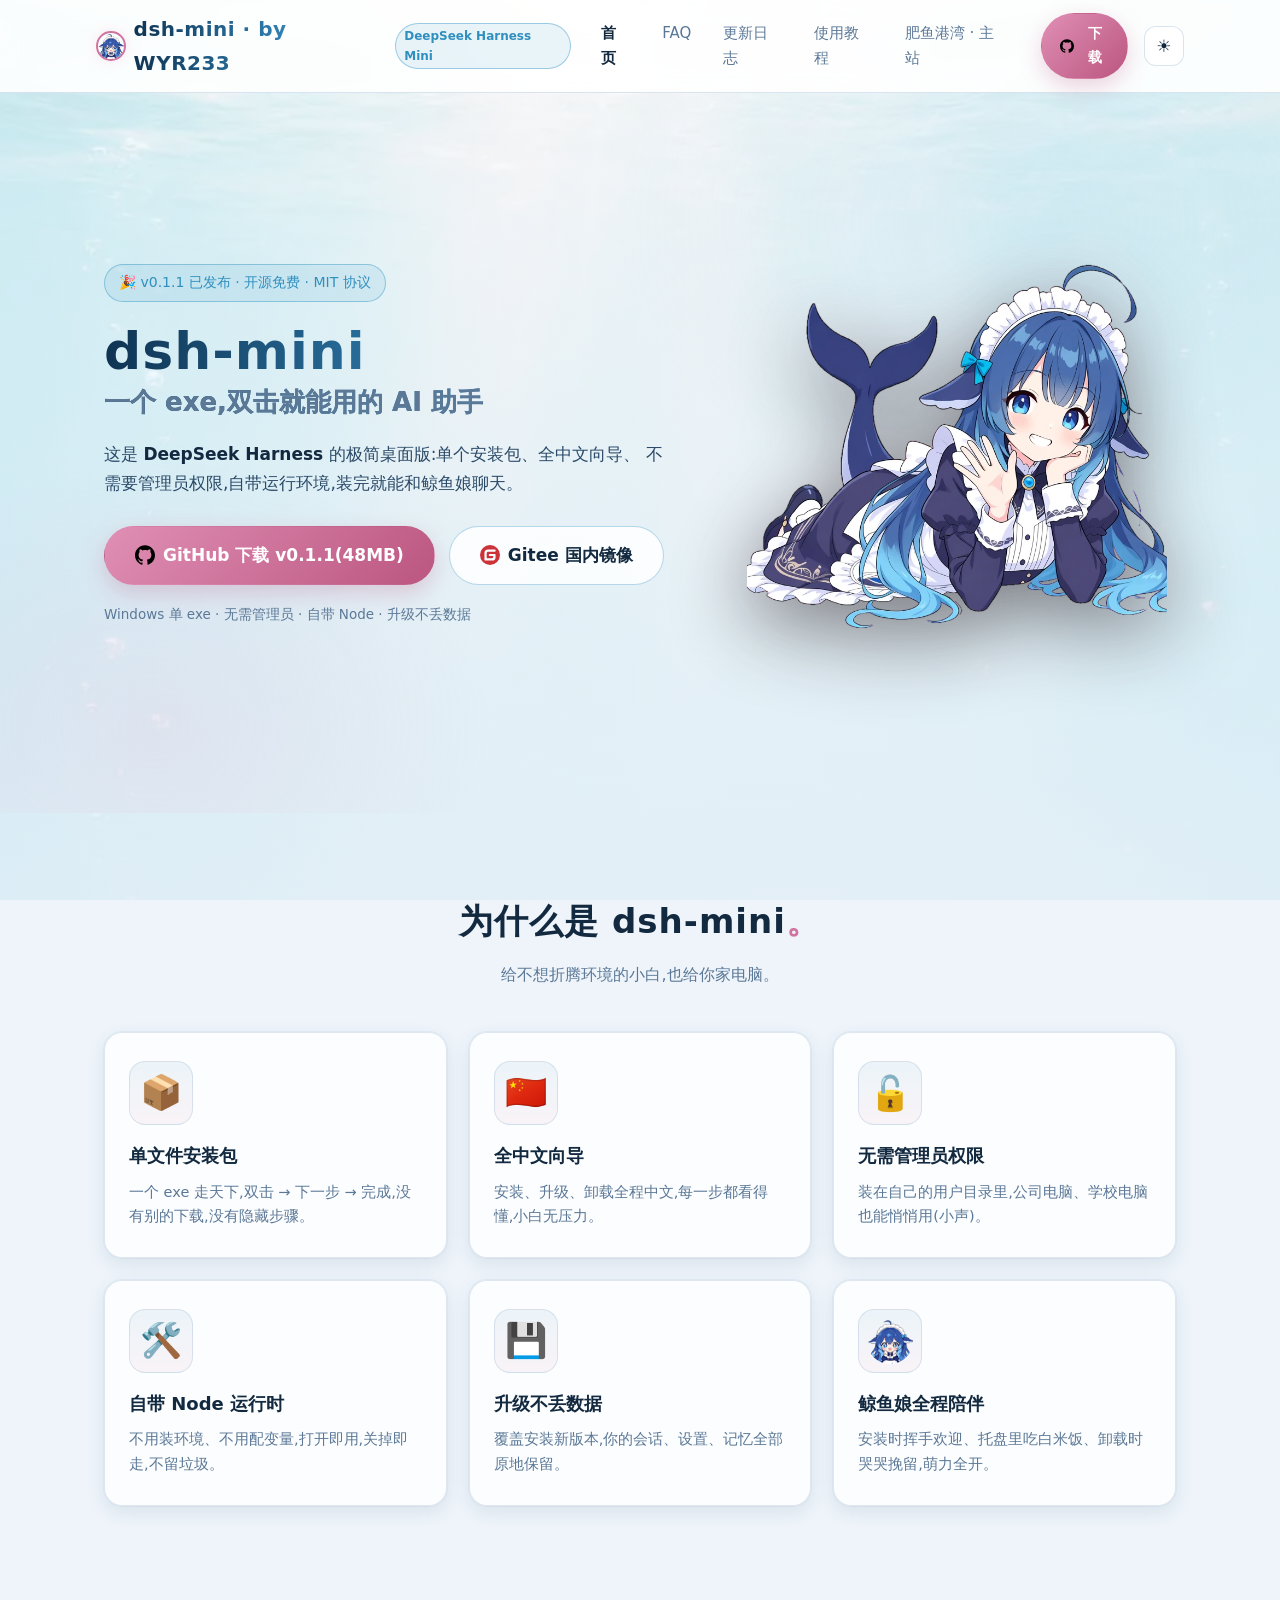
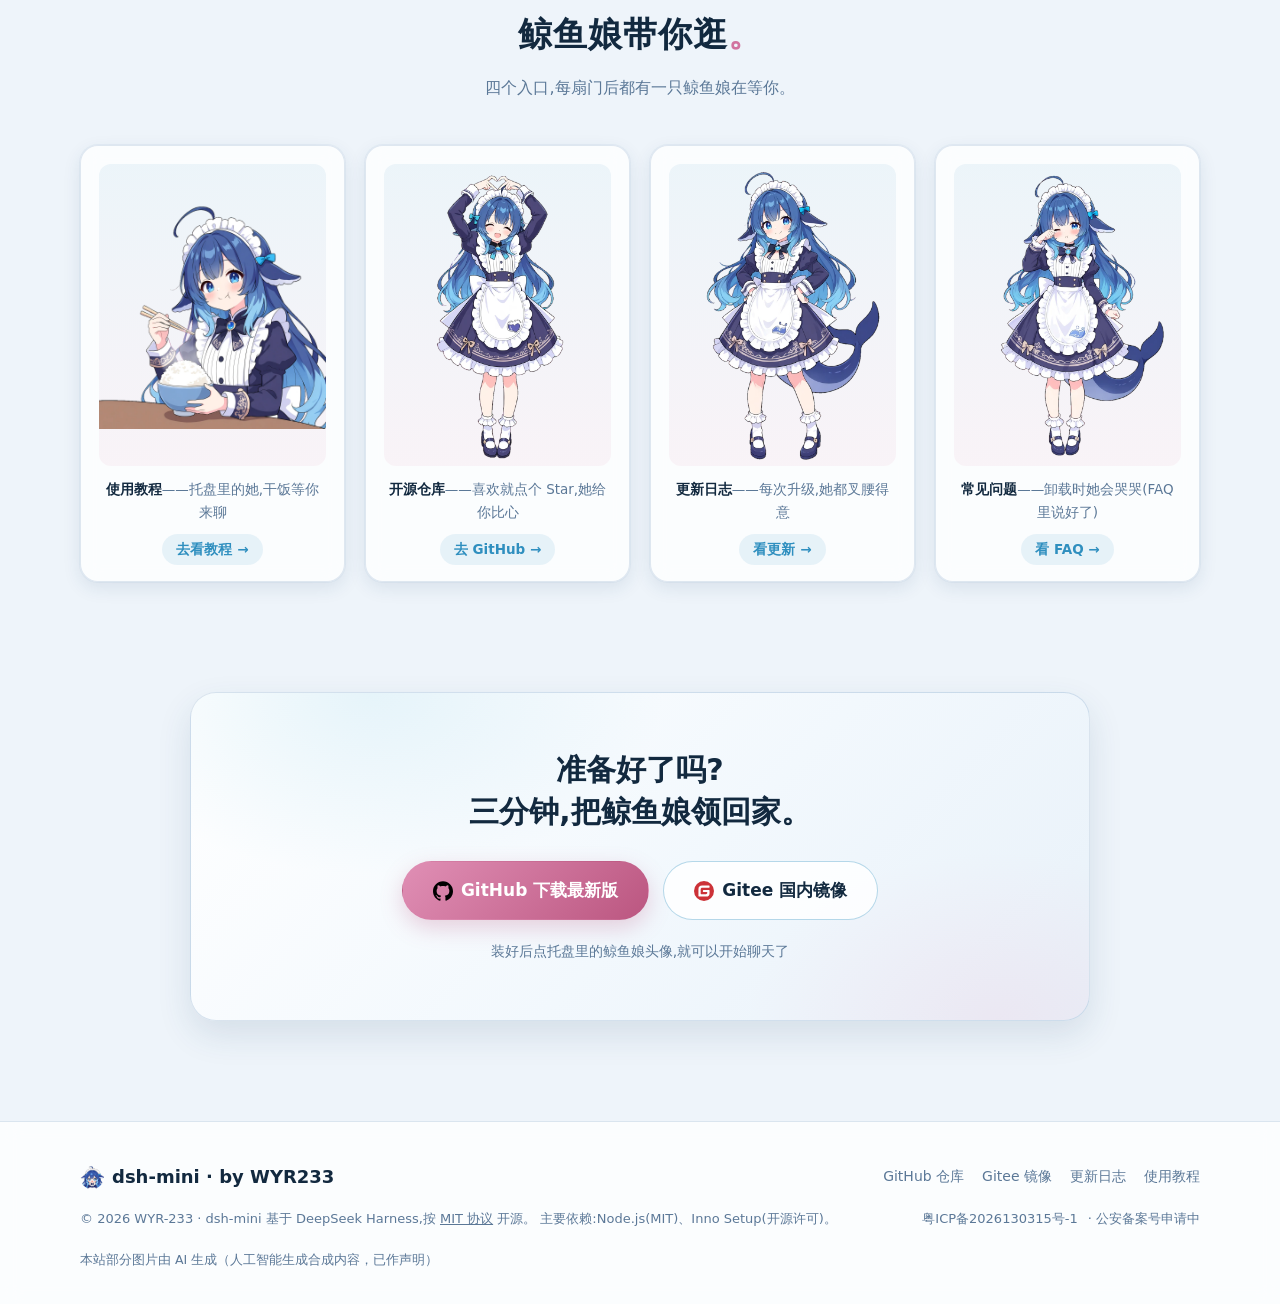
<file: index.html>
<!DOCTYPE html>
<html lang="zh-CN">
<head>
<meta charset="UTF-8">
<meta name="viewport" content="width=device-width, initial-scale=1, viewport-fit=cover">
<title>dsh-mini · DeepSeek Harness Mini</title>
<meta name="description" content="dsh-mini 是 DeepSeek Harness 的极简桌面版:一个 exe、中文向导、无需管理员、自带 Node,双击即用的 AI 助手。开源免费,MIT 协议。">
<link rel="icon" href="assets/img/maid_icon_32.png">
<meta name="theme-color" content="#081120">
<meta name="apple-mobile-web-app-capable" content="yes">
<link rel="apple-touch-icon" href="assets/img/maid_icon_96.png">
<script>(function(){try{var s=localStorage.getItem('wm-theme');if(s!=='light'&&s!=='dark'){s=(window.matchMedia&&window.matchMedia('(prefers-color-scheme: light)').matches)?'light':'dark';}document.documentElement.dataset.theme=s;var m=document.querySelector('meta[name="theme-color"]');if(m){m.setAttribute('content',s==='light'?'#eef4fa':'#081120');}}catch(e){}})();</script>
<link rel="stylesheet" href="assets/css/style.css">
</head>
<body>
<header class="nav">
  <div class="nav-inner">
    <a class="brand" href="index.html">
      <span class="brand-ico"><img src="assets/img/maid_icon_96.png" alt="鲸鱼娘头像"></span>
      <span class="brand-name">dsh-mini · by WYR233</span>
      <span class="brand-tag">DeepSeek Harness Mini</span>
    </a>
    <nav class="nav-links">
      <a href="index.html" class="active">首页</a>
      <a href="faq.html">FAQ</a>
      <a href="changelog.html">更新日志</a>
      <a href="tutorial.html">使用教程</a>
        <a href="https://wyr233.com">肥鱼港湾 · 主站</a>
    </nav>
    <a class="btn btn-primary btn-sm nav-dl" href="https://github.com/WYR-233/dsh-mini/releases/latest" target="_blank" rel="noopener"><img class="btn-ico" src="assets/img/icon_github.svg" alt="GitHub"> 下载</a>
    <button class="theme-btn js-theme" type="button" aria-label="切换亮色/暗色" title="切换亮色/暗色">🌙</button>
    <button class="nav-burger" id="navBurger" aria-label="菜单">☰</button>
  </div>
  <div class="nav-mobile" id="navMobile">
    <a href="index.html" class="active">首页</a>
    <a href="faq.html">FAQ</a>
    <a href="changelog.html">更新日志</a>
    <a href="tutorial.html">使用教程</a>
    <a class="btn btn-primary btn-sm" href="https://github.com/WYR-233/dsh-mini/releases/latest" target="_blank" rel="noopener"><img class="btn-ico" src="assets/img/icon_github.svg" alt="GitHub"> 下载最新版</a>
  </div>
</header>

<main>
  <!-- Hero -->
  <section class="hero">
    <div class="hero-bg"></div>
    <div class="hero-inner">
      <div class="hero-text">
        <div class="hero-badge">🎉 v0.1.1 已发布 · 开源免费 · MIT 协议</div>
        <h1 class="hero-title">
          dsh-mini<br>
          <span class="hero-title-sub">一个 exe,双击就能用的 AI 助手</span>
        </h1>
        <p class="hero-desc">
          这是 <strong>DeepSeek Harness</strong> 的极简桌面版:单个安装包、全中文向导、
          不需要管理员权限,自带运行环境,装完就能和鲸鱼娘聊天。
        </p>
        <div class="hero-actions">
          <a class="btn btn-primary btn-lg" href="https://github.com/WYR-233/dsh-mini/releases/latest" target="_blank" rel="noopener">
            <img class="btn-ico" src="assets/img/icon_github.svg" alt="GitHub"> GitHub 下载 v0.1.1(48MB)
          </a>
          <a class="btn btn-ghost btn-lg" href="https://gitee.com/wyr233/dsh-mini/releases" target="_blank" rel="noopener">
            <img class="btn-ico" src="assets/img/icon_gitee.svg" alt="Gitee"> Gitee 国内镜像
          </a>
        </div>
        <p class="hero-meta">Windows 单 exe · 无需管理员 · 自带 Node · 升级不丢数据</p>
      </div>
      <div class="hero-art">
        <img src="assets/img/maid_lying.webp" alt="鲸鱼娘趴着向你打招呼" loading="eager">
      </div>
    </div>
    <div class="hero-wave"></div>
  </section>

  <!-- 特性 -->
  <section class="features">
    <h2 class="section-title">为什么是 dsh-mini<span class="section-title-dot">。</span></h2>
    <p class="section-sub">给不想折腾环境的小白,也给你家电脑。</p>
    <div class="feature-grid">
      <div class="feature-card">
        <div class="feature-ico">📦</div>
        <h3>单文件安装包</h3>
        <p>一个 exe 走天下,双击 → 下一步 → 完成,没有别的下载,没有隐藏步骤。</p>
      </div>
      <div class="feature-card">
        <div class="feature-ico">🇨🇳</div>
        <h3>全中文向导</h3>
        <p>安装、升级、卸载全程中文,每一步都看得懂,小白无压力。</p>
      </div>
      <div class="feature-card">
        <div class="feature-ico">🔓</div>
        <h3>无需管理员权限</h3>
        <p>装在自己的用户目录里,公司电脑、学校电脑也能悄悄用(小声)。</p>
      </div>
      <div class="feature-card">
        <div class="feature-ico">🛠️</div>
        <h3>自带 Node 运行时</h3>
        <p>不用装环境、不用配变量,打开即用,关掉即走,不留垃圾。</p>
      </div>
      <div class="feature-card">
        <div class="feature-ico">💾</div>
        <h3>升级不丢数据</h3>
        <p>覆盖安装新版本,你的会话、设置、记忆全部原地保留。</p>
      </div>
      <div class="feature-card">
        <div class="feature-ico"><img src="assets/img/maid_icon_64.png" alt="鲸鱼娘头像"></div>
        <h3>鲸鱼娘全程陪伴</h3>
        <p>安装时挥手欢迎、托盘里吃白米饭、卸载时哭哭挽留,萌力全开。</p>
      </div>
    </div>
  </section>

  <!-- 功能入口(鲸鱼娘带队) -->
  <section class="gallery">
    <h2 class="section-title">鲸鱼娘带你逛<span class="section-title-dot">。</span></h2>
    <p class="section-sub">四个入口,每扇门后都有一只鲸鱼娘在等你。</p>
    <div class="gallery-grid">
      <a class="gallery-item" href="tutorial.html">
        <img src="assets/img/maid_rice.webp" alt="鲸鱼娘吃白米饭" loading="lazy">
        <figcaption><b>使用教程</b>——托盘里的她,干饭等你来聊</figcaption>
        <span class="gallery-go">去看教程 →</span>
      </a>
      <a class="gallery-item" href="https://github.com/WYR-233/dsh-mini" target="_blank" rel="noopener">
        <img src="assets/img/maid_heart.webp" alt="鲸鱼娘比心" loading="lazy">
        <figcaption><b>开源仓库</b>——喜欢就点个 Star,她给你比心</figcaption>
        <span class="gallery-go">去 GitHub →</span>
      </a>
      <a class="gallery-item" href="changelog.html">
        <img src="assets/img/maid_proud.webp" alt="鲸鱼娘叉腰得意" loading="lazy">
        <figcaption><b>更新日志</b>——每次升级,她都叉腰得意</figcaption>
        <span class="gallery-go">看更新 →</span>
      </a>
      <a class="gallery-item" href="faq.html">
        <img src="assets/img/maid_cry.webp" alt="鲸鱼娘哭哭" loading="lazy">
        <figcaption><b>常见问题</b>——卸载时她会哭哭(FAQ 里说好了)</figcaption>
        <span class="gallery-go">看 FAQ →</span>
      </a>
    </div>
  </section>

  <!-- CTA -->
  <section class="cta">
    <div class="cta-inner">
      <h2>准备好了吗?<br>三分钟,把鲸鱼娘领回家。</h2>
      <div class="cta-actions">
        <a class="btn btn-primary btn-lg" href="https://github.com/WYR-233/dsh-mini/releases/latest" target="_blank" rel="noopener"><img class="btn-ico" src="assets/img/icon_github.svg" alt="GitHub"> GitHub 下载最新版</a>
        <a class="btn btn-ghost btn-lg" href="https://gitee.com/wyr233/dsh-mini/releases" target="_blank" rel="noopener"><img class="btn-ico" src="assets/img/icon_gitee.svg" alt="Gitee"> Gitee 国内镜像</a>
      </div>
      <p class="cta-meta">装好后点托盘里的鲸鱼娘头像,就可以开始聊天了</p>
    </div>
  </section>
</main>

<footer class="footer">
  <div class="footer-inner">
    <div class="footer-row">
      <span class="footer-brand"><img src="assets/img/maid_icon_32.png" alt="鲸鱼娘" class="footer-brand-img"> dsh-mini · by WYR233</span>
      <span class="footer-links">
        <a href="https://github.com/WYR-233/dsh-mini" target="_blank" rel="noopener">GitHub 仓库</a>
        <a href="https://gitee.com/wyr233/dsh-mini" target="_blank" rel="noopener">Gitee 镜像</a>
        <a href="changelog.html">更新日志</a>
        <a href="tutorial.html">使用教程</a>
      </span>
    </div>
    <div class="footer-row">
      <p class="footer-legal">
        © 2026 WYR-233 · dsh-mini 基于 DeepSeek Harness,按 <a href="https://opensource.org/license/mit" target="_blank" rel="noopener">MIT 协议</a> 开源。
        主要依赖:Node.js(MIT)、Inno Setup(开源许可)。
      </p>
      <p class="footer-icp">
        <a href="https://beian.miit.gov.cn/" target="_blank" rel="noopener">粤ICP备2026130315号-1</a>
        <span>· 公安备案号申请中</span>
      </p>
      <p class="footer-ai">本站部分图片由 AI 生成（人工智能生成合成内容，已作声明）</p>
    </div>
  </div>
</footer>

<script src="assets/js/main.js"></script>
<script src="assets/js/theme.js"></script>
</body>
</html>
</file>
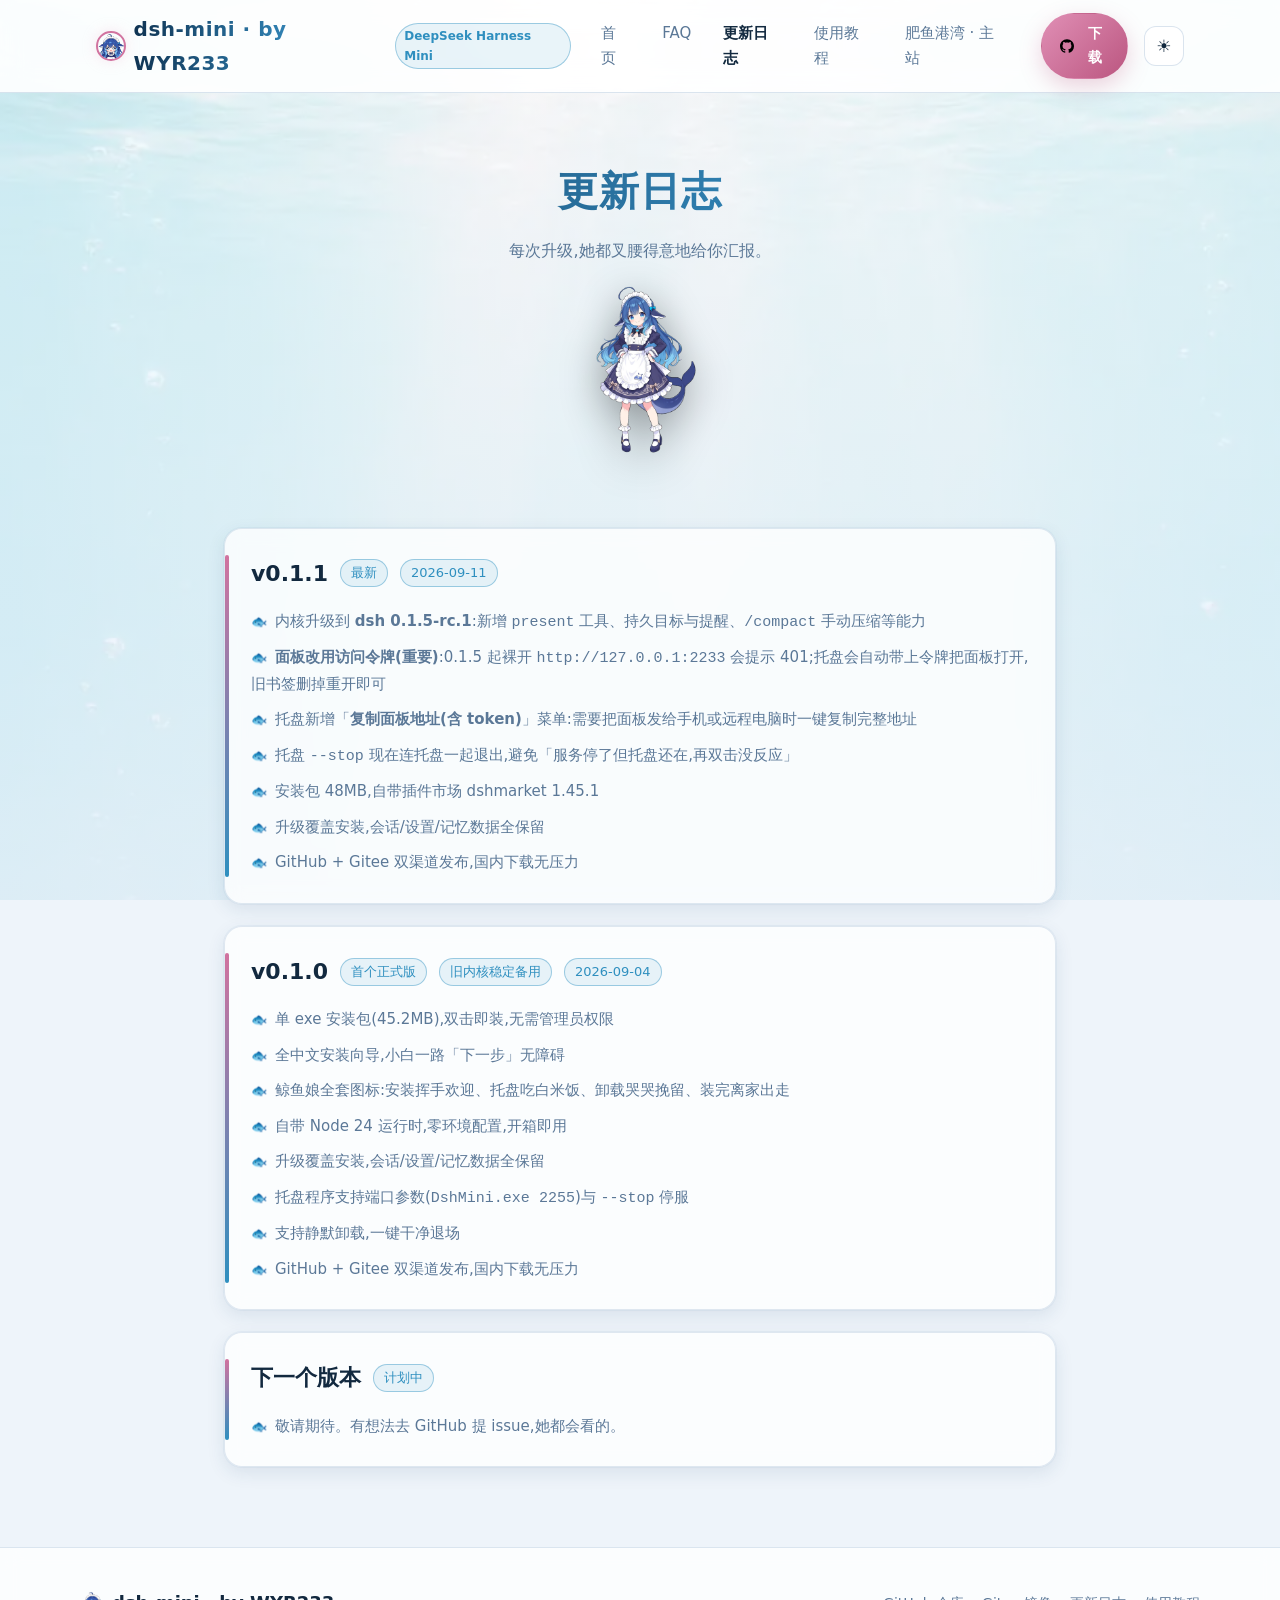
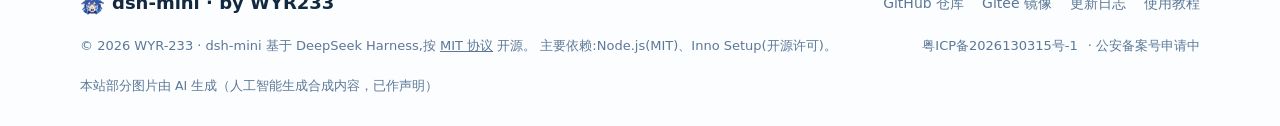
<file: changelog.html>
<!DOCTYPE html>
<html lang="zh-CN">
<head>
<meta charset="UTF-8">
<meta name="viewport" content="width=device-width, initial-scale=1, viewport-fit=cover">
<title>更新日志 · dsh-mini(DeepSeek Harness Mini)</title>
<meta name="description" content="dsh-mini 更新日志:每个版本的改动,鲸鱼娘叉腰汇报。">
<link rel="icon" href="assets/img/maid_icon_32.png">
<meta name="theme-color" content="#081120">
<meta name="apple-mobile-web-app-capable" content="yes">
<link rel="apple-touch-icon" href="assets/img/maid_icon_96.png">
<script>(function(){try{var s=localStorage.getItem('wm-theme');if(s!=='light'&&s!=='dark'){s=(window.matchMedia&&window.matchMedia('(prefers-color-scheme: light)').matches)?'light':'dark';}document.documentElement.dataset.theme=s;var m=document.querySelector('meta[name="theme-color"]');if(m){m.setAttribute('content',s==='light'?'#eef4fa':'#081120');}}catch(e){}})();</script>
<link rel="stylesheet" href="assets/css/style.css">
</head>
<body>
<header class="nav">
  <div class="nav-inner">
    <a class="brand" href="index.html">
      <span class="brand-ico"><img src="assets/img/maid_icon_96.png" alt="鲸鱼娘头像"></span>
      <span class="brand-name">dsh-mini · by WYR233</span>
      <span class="brand-tag">DeepSeek Harness Mini</span>
    </a>
    <nav class="nav-links">
      <a href="index.html">首页</a>
      <a href="faq.html">FAQ</a>
      <a href="changelog.html" class="active">更新日志</a>
      <a href="tutorial.html">使用教程</a>
        <a href="https://wyr233.com">肥鱼港湾 · 主站</a>
    </nav>
    <a class="btn btn-primary btn-sm nav-dl" href="https://github.com/WYR-233/dsh-mini/releases/latest" target="_blank" rel="noopener"><img class="btn-ico" src="assets/img/icon_github.svg" alt="GitHub"> 下载</a>
    <button class="theme-btn js-theme" type="button" aria-label="切换亮色/暗色" title="切换亮色/暗色">🌙</button>
    <button class="nav-burger" id="navBurger" aria-label="菜单">☰</button>
  </div>
  <div class="nav-mobile" id="navMobile">
    <a href="index.html">首页</a>
    <a href="faq.html">FAQ</a>
    <a href="changelog.html" class="active">更新日志</a>
    <a href="tutorial.html">使用教程</a>
    <a class="btn btn-primary btn-sm" href="https://github.com/WYR-233/dsh-mini/releases/latest" target="_blank" rel="noopener"><img class="btn-ico" src="assets/img/icon_github.svg" alt="GitHub"> 下载最新版</a>
  </div>
</header>

<main>
  <section class="page-hero">
    <h1>更新日志</h1>
    <p>每次升级,她都叉腰得意地给你汇报。</p>
    <img class="page-hero-art" src="assets/img/maid_proud.webp" alt="鲸鱼娘叉腰得意">
  </section>

  <div class="page-body">
    <div class="changelog-list">
      <div class="changelog-item">
        <div class="changelog-ver">
          <h2>v0.1.1</h2>
          <span class="tag">最新</span>
          <span class="tag">2026-09-11</span>
        </div>
        <ul>
          <li>内核升级到 <b>dsh 0.1.5-rc.1</b>:新增 <code>present</code> 工具、持久目标与提醒、<code>/compact</code> 手动压缩等能力</li>
          <li><b>面板改用访问令牌(重要)</b>:0.1.5 起裸开 <code>http://127.0.0.1:2233</code> 会提示 401;托盘会自动带上令牌把面板打开,旧书签删掉重开即可</li>
          <li>托盘新增「<b>复制面板地址(含 token)</b>」菜单:需要把面板发给手机或远程电脑时一键复制完整地址</li>
          <li>托盘 <code>--stop</code> 现在连托盘一起退出,避免「服务停了但托盘还在,再双击没反应」</li>
          <li>安装包 48MB,自带插件市场 dshmarket 1.45.1</li>
          <li>升级覆盖安装,会话/设置/记忆数据全保留</li>
          <li>GitHub + Gitee 双渠道发布,国内下载无压力</li>
        </ul>
      </div>
      <div class="changelog-item">
        <div class="changelog-ver">
          <h2>v0.1.0</h2>
          <span class="tag">首个正式版</span>
          <span class="tag">旧内核稳定备用</span>
          <span class="tag">2026-09-04</span>
        </div>
        <ul>
          <li>单 exe 安装包(45.2MB),双击即装,无需管理员权限</li>
          <li>全中文安装向导,小白一路「下一步」无障碍</li>
          <li>鲸鱼娘全套图标:安装挥手欢迎、托盘吃白米饭、卸载哭哭挽留、装完离家出走</li>
          <li>自带 Node 24 运行时,零环境配置,开箱即用</li>
          <li>升级覆盖安装,会话/设置/记忆数据全保留</li>
          <li>托盘程序支持端口参数(<code>DshMini.exe 2255</code>)与 <code>--stop</code> 停服</li>
          <li>支持静默卸载,一键干净退场</li>
          <li>GitHub + Gitee 双渠道发布,国内下载无压力</li>
        </ul>
      </div>
      <div class="changelog-item">
        <div class="changelog-ver">
          <h2>下一个版本</h2>
          <span class="tag">计划中</span>
        </div>
        <ul>
          <li>敬请期待。有想法去 GitHub 提 issue,她都会看的。</li>
        </ul>
      </div>
    </div>
  </div>
</main>

<footer class="footer">
  <div class="footer-inner">
    <div class="footer-row">
      <span class="footer-brand"><img src="assets/img/maid_icon_32.png" alt="鲸鱼娘" class="footer-brand-img"> dsh-mini · by WYR233</span>
      <span class="footer-links">
        <a href="https://github.com/WYR-233/dsh-mini" target="_blank" rel="noopener">GitHub 仓库</a>
        <a href="https://gitee.com/wyr233/dsh-mini" target="_blank" rel="noopener">Gitee 镜像</a>
        <a href="changelog.html">更新日志</a>
        <a href="tutorial.html">使用教程</a>
      </span>
    </div>
    <div class="footer-row">
      <p class="footer-legal">
        © 2026 WYR-233 · dsh-mini 基于 DeepSeek Harness,按 <a href="https://opensource.org/license/mit" target="_blank" rel="noopener">MIT 协议</a> 开源。
        主要依赖:Node.js(MIT)、Inno Setup(开源许可)。
      </p>
      <p class="footer-icp">
        <a href="https://beian.miit.gov.cn/" target="_blank" rel="noopener">粤ICP备2026130315号-1</a>
        <span>· 公安备案号申请中</span>
      </p>
      <p class="footer-ai">本站部分图片由 AI 生成（人工智能生成合成内容，已作声明）</p>
    </div>
  </div>
</footer>

<script src="assets/js/main.js"></script>
<script src="assets/js/theme.js"></script>
</body>
</html>
</file>
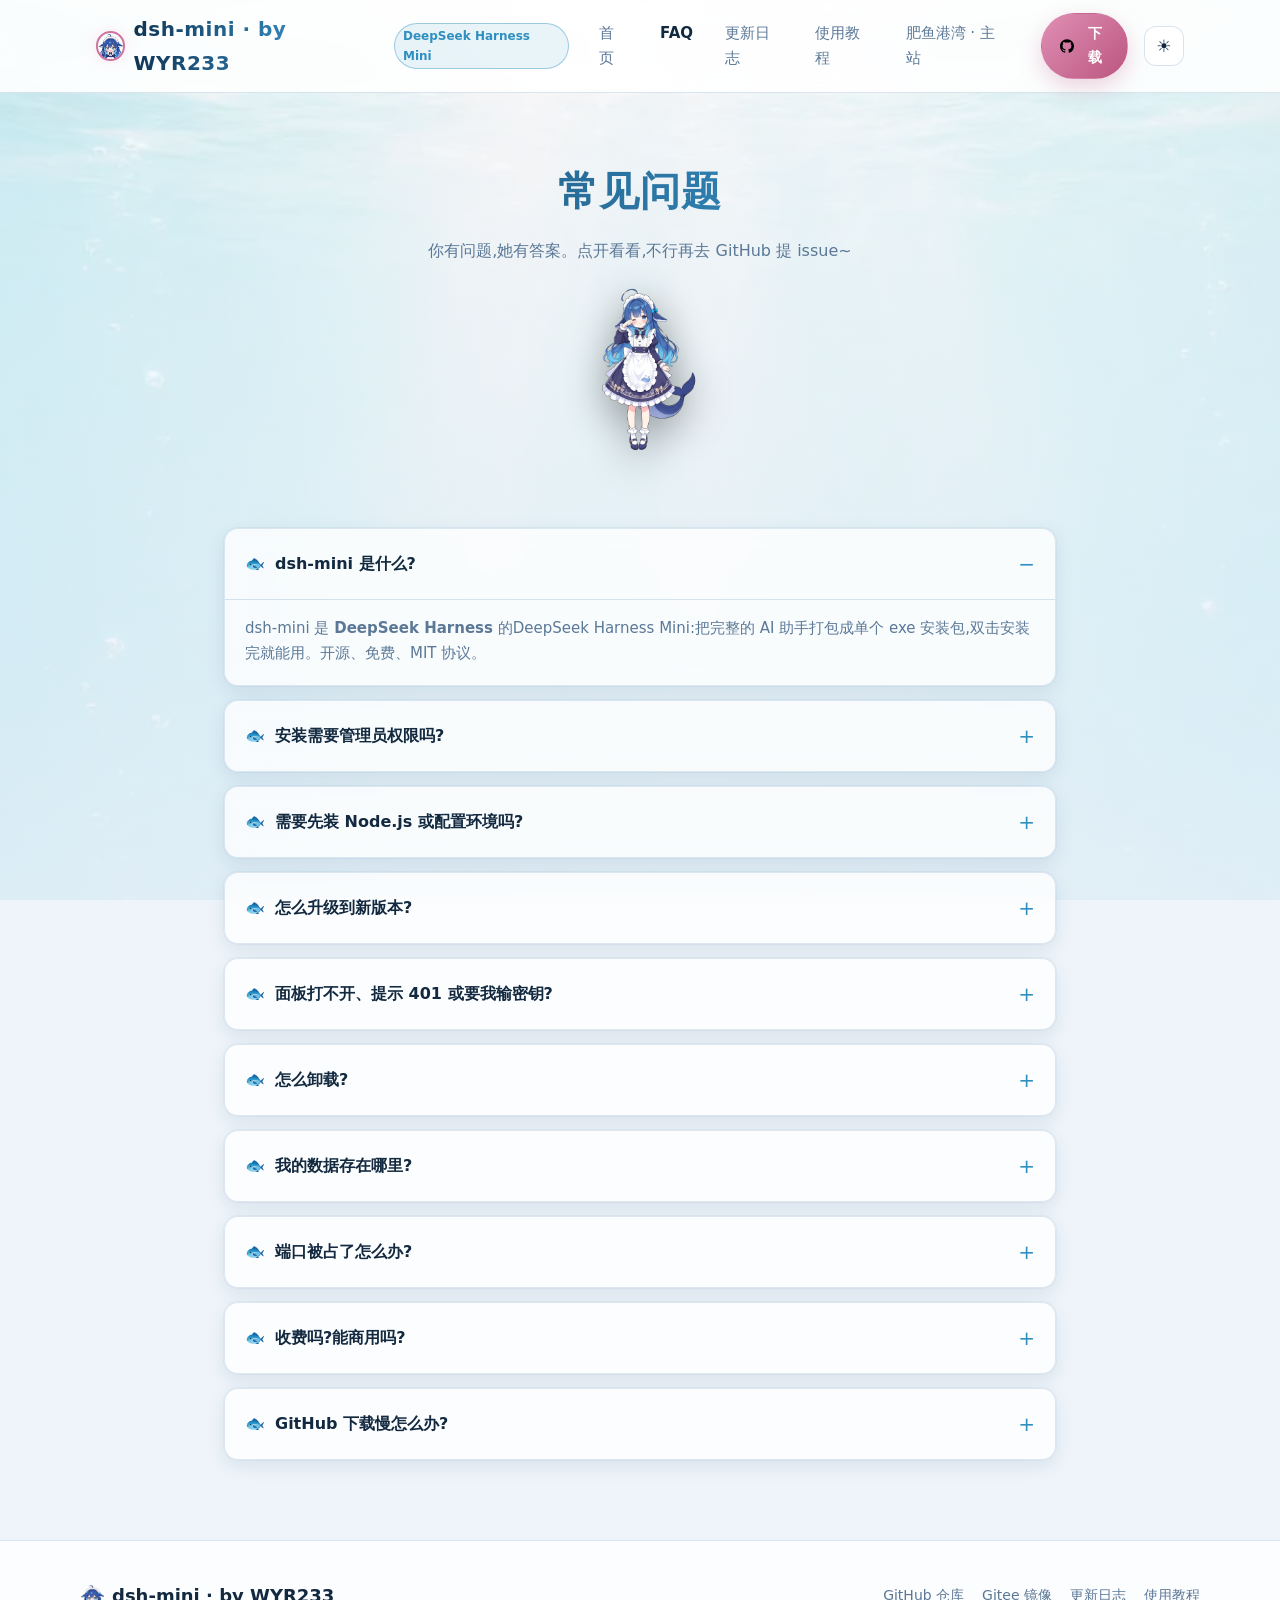
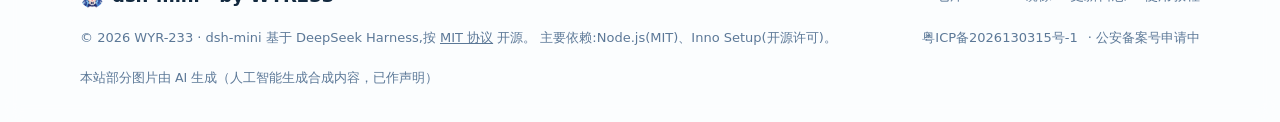
<file: faq.html>
<!DOCTYPE html>
<html lang="zh-CN">
<head>
<meta charset="UTF-8">
<meta name="viewport" content="width=device-width, initial-scale=1, viewport-fit=cover">
<title>常见问题 · dsh-mini(DeepSeek Harness Mini)</title>
<meta name="description" content="dsh-mini 常见问题:安装、升级、卸载、端口、数据位置等,一问一答。">
<link rel="icon" href="assets/img/maid_icon_32.png">
<meta name="theme-color" content="#081120">
<meta name="apple-mobile-web-app-capable" content="yes">
<link rel="apple-touch-icon" href="assets/img/maid_icon_96.png">
<script>(function(){try{var s=localStorage.getItem('wm-theme');if(s!=='light'&&s!=='dark'){s=(window.matchMedia&&window.matchMedia('(prefers-color-scheme: light)').matches)?'light':'dark';}document.documentElement.dataset.theme=s;var m=document.querySelector('meta[name="theme-color"]');if(m){m.setAttribute('content',s==='light'?'#eef4fa':'#081120');}}catch(e){}})();</script>
<link rel="stylesheet" href="assets/css/style.css">
</head>
<body>
<header class="nav">
  <div class="nav-inner">
    <a class="brand" href="index.html">
      <span class="brand-ico"><img src="assets/img/maid_icon_96.png" alt="鲸鱼娘头像"></span>
      <span class="brand-name">dsh-mini · by WYR233</span>
      <span class="brand-tag">DeepSeek Harness Mini</span>
    </a>
    <nav class="nav-links">
      <a href="index.html">首页</a>
      <a href="faq.html" class="active">FAQ</a>
      <a href="changelog.html">更新日志</a>
      <a href="tutorial.html">使用教程</a>
        <a href="https://wyr233.com">肥鱼港湾 · 主站</a>
    </nav>
    <a class="btn btn-primary btn-sm nav-dl" href="https://github.com/WYR-233/dsh-mini/releases/latest" target="_blank" rel="noopener"><img class="btn-ico" src="assets/img/icon_github.svg" alt="GitHub"> 下载</a>
    <button class="theme-btn js-theme" type="button" aria-label="切换亮色/暗色" title="切换亮色/暗色">🌙</button>
    <button class="nav-burger" id="navBurger" aria-label="菜单">☰</button>
  </div>
  <div class="nav-mobile" id="navMobile">
    <a href="index.html">首页</a>
    <a href="faq.html" class="active">FAQ</a>
    <a href="changelog.html">更新日志</a>
    <a href="tutorial.html">使用教程</a>
    <a class="btn btn-primary btn-sm" href="https://github.com/WYR-233/dsh-mini/releases/latest" target="_blank" rel="noopener"><img class="btn-ico" src="assets/img/icon_github.svg" alt="GitHub"> 下载最新版</a>
  </div>
</header>

<main>
  <section class="page-hero">
    <h1>常见问题</h1>
    <p>你有问题,她有答案。点开看看,不行再去 GitHub 提 issue~</p>
    <img class="page-hero-art" src="assets/img/maid_cry.webp" alt="鲸鱼娘哭哭">
  </section>

  <div class="page-body">
    <div class="faq-list">
      <details open>
        <summary>dsh-mini 是什么?</summary>
        <div class="faq-a">dsh-mini 是 <b>DeepSeek Harness</b> 的DeepSeek Harness Mini:把完整的 AI 助手打包成单个 exe 安装包,双击安装完就能用。开源、免费、MIT 协议。</div>
      </details>
      <details>
        <summary>安装需要管理员权限吗?</summary>
        <div class="faq-a">不需要。它默认装在你自己的用户目录下(<code>%localappdata%\DeepSeekHarnessMini</code>),公司电脑、学校电脑也能装。</div>
      </details>
      <details>
        <summary>需要先装 Node.js 或配置环境吗?</summary>
        <div class="faq-a">不用。安装包自带 Node 24 运行时,环境全封装好了,装完即用,不污染系统。</div>
      </details>
      <details>
        <summary>怎么升级到新版本?</summary>
        <div class="faq-a">直接下载新版本安装包,<b>覆盖安装</b>即可。你的会话、设置、记忆数据全部原样保留,不会丢。<br>注意:v0.1.1 起内核升级到 dsh 0.1.5,<b>面板改用访问令牌</b>,旧的 <code>127.0.0.1:2233</code> 书签会提示 401,删掉重开一次(托盘会自动带你进去,见下一条)即可。</div>
      </details>
      <details>
        <summary>面板打不开、提示 401 或要我输密钥?</summary>
        <div class="faq-a">这是 dsh 0.1.5 起的<b>访问令牌</b>机制:内核每次启动会生成一枚随机令牌,只有带令牌的地址才能进面板,裸开 <code>http://127.0.0.1:2233</code> 一律 401。<br><b>你不需要做任何事</b>——托盘会自动抓着令牌把面板打开;进过一次后浏览器记住 30 天,同一地址之后免输。<br>需要发给手机或远程电脑时:右击托盘鲸鱼娘 →「<b>复制面板地址(含 token)</b>」,把整条地址发过去即可。<br>旧书签提示 401 是正常的,删掉重开或用托盘打开就行。</div>
      </details>
      <details>
        <summary>怎么卸载?</summary>
        <div class="faq-a">从「开始菜单 → 设置 → 应用」里找到 dsh-mini 卸载,或运行安装目录里的卸载程序。卸载向导全程中文,她会哭哭挽留你(数据会清掉,想留先备份)。卸载后可能残留 1~4 个几十 KB 的小文件,无害,重装即覆盖。</div>
      </details>
      <details>
        <summary>我的数据存在哪里?</summary>
        <div class="faq-a">在安装目录的 <code>home</code> 文件夹里(会话、设置、记忆都在)。升级不受影响,卸载会一起清掉。</div>
      </details>
      <details>
        <summary>端口被占了怎么办?</summary>
        <div class="faq-a">托盘程序支持端口参数:运行 <code>DshMini.exe 2255</code> 用 2255 端口启动;<code>DshMini.exe --stop</code> 停止服务。默认端口冲突时换个端口即可。</div>
      </details>
      <details>
        <summary>收费吗?能商用吗?</summary>
        <div class="faq-a">完全免费,<b>MIT 协议</b>开源,商用、改版、二次开发都欢迎。源码在 GitHub。</div>
      </details>
      <details>
        <summary>GitHub 下载慢怎么办?</summary>
        <div class="faq-a">用 Gitee 国内镜像下载(<a href="https://gitee.com/wyr233/dsh-mini/releases" target="_blank" rel="noopener">gitee.com/wyr233/dsh-mini/releases</a>),速度更快。两个渠道内容一致。</div>
      </details>
    </div>
  </div>
</main>

<footer class="footer">
  <div class="footer-inner">
    <div class="footer-row">
      <span class="footer-brand"><img src="assets/img/maid_icon_32.png" alt="鲸鱼娘" class="footer-brand-img"> dsh-mini · by WYR233</span>
      <span class="footer-links">
        <a href="https://github.com/WYR-233/dsh-mini" target="_blank" rel="noopener">GitHub 仓库</a>
        <a href="https://gitee.com/wyr233/dsh-mini" target="_blank" rel="noopener">Gitee 镜像</a>
        <a href="changelog.html">更新日志</a>
        <a href="tutorial.html">使用教程</a>
      </span>
    </div>
    <div class="footer-row">
      <p class="footer-legal">
        © 2026 WYR-233 · dsh-mini 基于 DeepSeek Harness,按 <a href="https://opensource.org/license/mit" target="_blank" rel="noopener">MIT 协议</a> 开源。
        主要依赖:Node.js(MIT)、Inno Setup(开源许可)。
      </p>
      <p class="footer-icp">
        <a href="https://beian.miit.gov.cn/" target="_blank" rel="noopener">粤ICP备2026130315号-1</a>
        <span>· 公安备案号申请中</span>
      </p>
      <p class="footer-ai">本站部分图片由 AI 生成（人工智能生成合成内容，已作声明）</p>
    </div>
  </div>
</footer>

<script src="assets/js/main.js"></script>
<script src="assets/js/theme.js"></script>
</body>
</html>
</file>
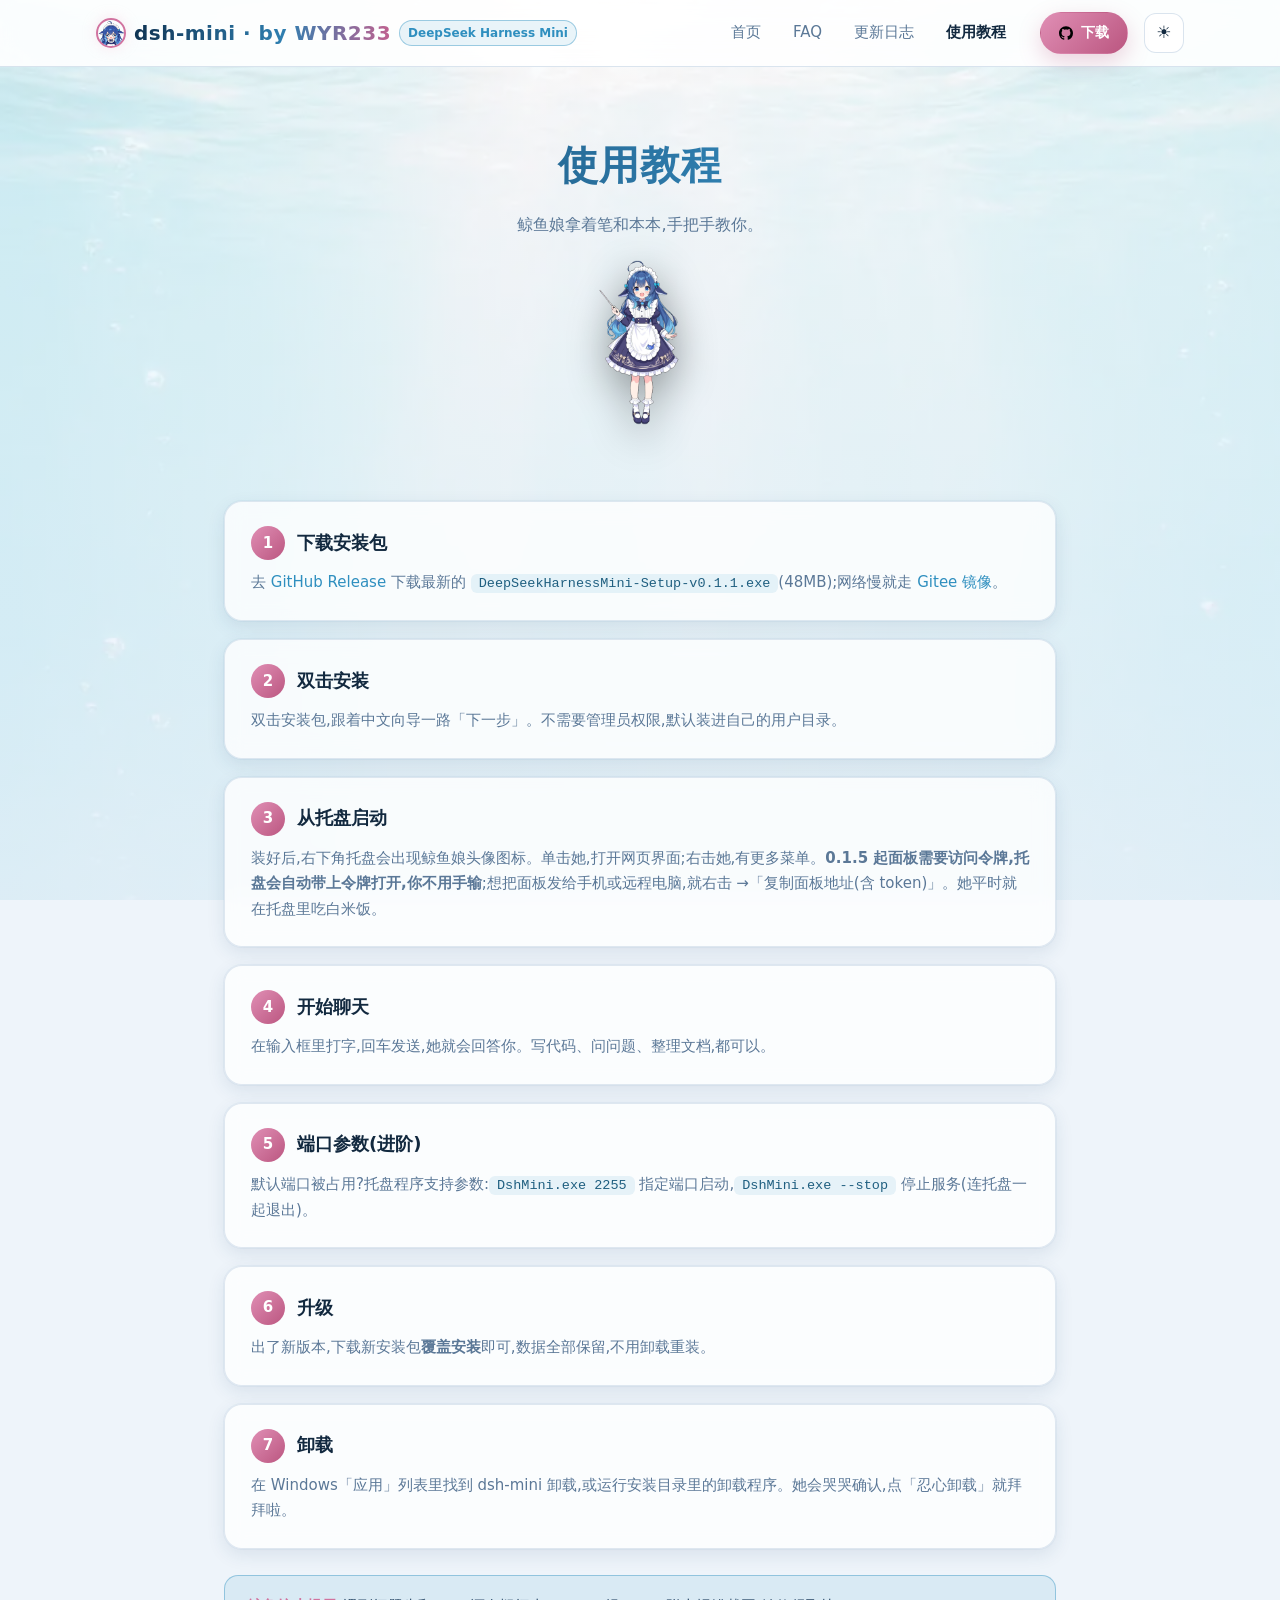
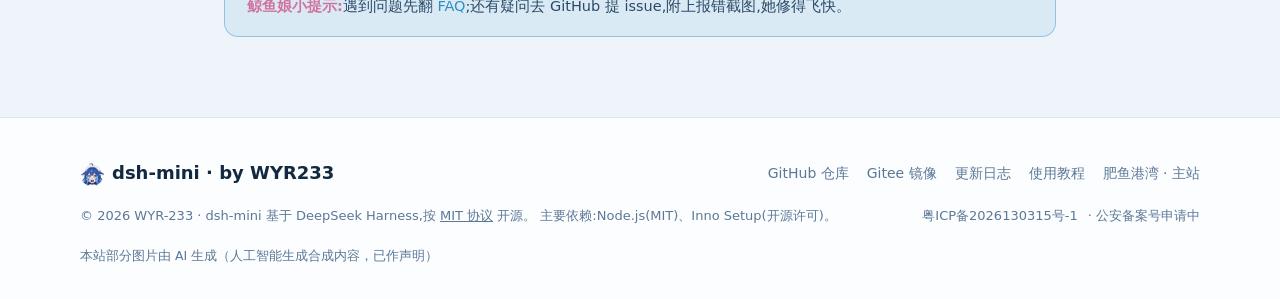
<file: tutorial.html>
<!DOCTYPE html>
<html lang="zh-CN">
<head>
<meta charset="UTF-8">
<meta name="viewport" content="width=device-width, initial-scale=1, viewport-fit=cover">
<title>使用教程 · dsh-mini(DeepSeek Harness Mini)</title>
<meta name="description" content="dsh-mini 使用教程:下载、安装、启动、聊天、升级、卸载,鲸鱼娘手把手教。">
<link rel="icon" href="assets/img/maid_icon_32.png">
<meta name="theme-color" content="#081120">
<meta name="apple-mobile-web-app-capable" content="yes">
<link rel="apple-touch-icon" href="assets/img/maid_icon_96.png">
<script>(function(){try{var s=localStorage.getItem('wm-theme');if(s!=='light'&&s!=='dark'){s=(window.matchMedia&&window.matchMedia('(prefers-color-scheme: light)').matches)?'light':'dark';}document.documentElement.dataset.theme=s;var m=document.querySelector('meta[name="theme-color"]');if(m){m.setAttribute('content',s==='light'?'#eef4fa':'#081120');}}catch(e){}})();</script>
<link rel="stylesheet" href="assets/css/style.css">
</head>
<body>
<header class="nav">
  <div class="nav-inner">
    <a class="brand" href="index.html">
      <span class="brand-ico"><img src="assets/img/maid_icon_96.png" alt="鲸鱼娘头像"></span>
      <span class="brand-name">dsh-mini · by WYR233</span>
      <span class="brand-tag">DeepSeek Harness Mini</span>
    </a>
    <nav class="nav-links">
      <a href="index.html">首页</a>
      <a href="faq.html">FAQ</a>
      <a href="changelog.html">更新日志</a>
      <a href="tutorial.html" class="active">使用教程</a>
    </nav>
    <a class="btn btn-primary btn-sm nav-dl" href="https://github.com/WYR-233/dsh-mini/releases/latest" target="_blank" rel="noopener"><img class="btn-ico" src="assets/img/icon_github.svg" alt="GitHub"> 下载</a>
    <button class="theme-btn js-theme" type="button" aria-label="切换亮色/暗色" title="切换亮色/暗色">🌙</button>
    <button class="nav-burger" id="navBurger" aria-label="菜单">☰</button>
  </div>
  <div class="nav-mobile" id="navMobile">
    <a href="index.html">首页</a>
    <a href="faq.html">FAQ</a>
    <a href="changelog.html">更新日志</a>
    <a href="tutorial.html" class="active">使用教程</a>
    <a class="btn btn-primary btn-sm" href="https://github.com/WYR-233/dsh-mini/releases/latest" target="_blank" rel="noopener"><img class="btn-ico" src="assets/img/icon_github.svg" alt="GitHub"> 下载最新版</a>
  </div>
</header>

<main>
  <section class="page-hero">
    <h1>使用教程</h1>
    <p>鲸鱼娘拿着笔和本本,手把手教你。</p>
    <img class="page-hero-art" src="assets/img/maid_teach.webp" alt="鲸鱼娘拿笔本教学">
  </section>

  <div class="page-body">
    <div class="tutorial-steps">
      <div class="tutorial-step">
        <h3><span class="step-no">1</span>下载安装包</h3>
        <p>去 <a href="https://github.com/WYR-233/dsh-mini/releases/latest" target="_blank" rel="noopener">GitHub Release</a> 下载最新的 <code>DeepSeekHarnessMini-Setup-v0.1.1.exe</code>(48MB);网络慢就走 <a href="https://gitee.com/wyr233/dsh-mini/releases" target="_blank" rel="noopener">Gitee 镜像</a>。</p>
      </div>
      <div class="tutorial-step">
        <h3><span class="step-no">2</span>双击安装</h3>
        <p>双击安装包,跟着中文向导一路「下一步」。不需要管理员权限,默认装进自己的用户目录。</p>
      </div>
      <div class="tutorial-step">
        <h3><span class="step-no">3</span>从托盘启动</h3>
        <p>装好后,右下角托盘会出现鲸鱼娘头像图标。单击她,打开网页界面;右击她,有更多菜单。<b>0.1.5 起面板需要访问令牌,托盘会自动带上令牌打开,你不用手输</b>;想把面板发给手机或远程电脑,就右击 →「复制面板地址(含 token)」。她平时就在托盘里吃白米饭。</p>
      </div>
      <div class="tutorial-step">
        <h3><span class="step-no">4</span>开始聊天</h3>
        <p>在输入框里打字,回车发送,她就会回答你。写代码、问问题、整理文档,都可以。</p>
      </div>
      <div class="tutorial-step">
        <h3><span class="step-no">5</span>端口参数(进阶)</h3>
        <p>默认端口被占用?托盘程序支持参数:<code>DshMini.exe 2255</code> 指定端口启动,<code>DshMini.exe --stop</code> 停止服务(连托盘一起退出)。</p>
      </div>
      <div class="tutorial-step">
        <h3><span class="step-no">6</span>升级</h3>
        <p>出了新版本,下载新安装包<b>覆盖安装</b>即可,数据全部保留,不用卸载重装。</p>
      </div>
      <div class="tutorial-step">
        <h3><span class="step-no">7</span>卸载</h3>
        <p>在 Windows「应用」列表里找到 dsh-mini 卸载,或运行安装目录里的卸载程序。她会哭哭确认,点「忍心卸载」就拜拜啦。</p>
      </div>
    </div>
    <div class="tutorial-tip">
      <b>鲸鱼娘小提示:</b>遇到问题先翻 <a href="faq.html">FAQ</a>;还有疑问去 GitHub 提 issue,附上报错截图,她修得飞快。
    </div>
  </div>
</main>

<footer class="footer">
  <div class="footer-inner">
    <div class="footer-row">
      <span class="footer-brand"><img src="assets/img/maid_icon_32.png" alt="鲸鱼娘" class="footer-brand-img"> dsh-mini · by WYR233</span>
      <span class="footer-links">
        <a href="https://github.com/WYR-233/dsh-mini" target="_blank" rel="noopener">GitHub 仓库</a>
        <a href="https://gitee.com/wyr233/dsh-mini" target="_blank" rel="noopener">Gitee 镜像</a>
        <a href="changelog.html">更新日志</a>
        <a href="tutorial.html">使用教程</a>
        <a href="https://wyr233.com">肥鱼港湾 · 主站</a>
      </span>
    </div>
    <div class="footer-row">
      <p class="footer-legal">
        © 2026 WYR-233 · dsh-mini 基于 DeepSeek Harness,按 <a href="https://opensource.org/license/mit" target="_blank" rel="noopener">MIT 协议</a> 开源。
        主要依赖:Node.js(MIT)、Inno Setup(开源许可)。
      </p>
      <p class="footer-icp">
        <a href="https://beian.miit.gov.cn/" target="_blank" rel="noopener">粤ICP备2026130315号-1</a>
        <span>· 公安备案号申请中</span>
      </p>
      <p class="footer-ai">本站部分图片由 AI 生成（人工智能生成合成内容，已作声明）</p>
    </div>
  </div>
</footer>

<script src="assets/js/main.js"></script>
<script src="assets/js/theme.js"></script>
</body>
</html>
</file>
<file: assets/css/style.css>
/* dsh-mini 官网 · 深海女仆工坊 2.0
   深底 #081120 / 粉 #f0b6d2 · 青 #8fd0e8 双色点缀;亮暗双模式(跟随系统 + 手动开关)
   组件一律走 CSS 变量 → 亮色只需覆盖一份令牌(见文件尾部两处) */

:root {
  color-scheme: dark;
  --bg: #081120;
  --bg2: #0c1c33;
  --line: rgba(93, 150, 200, .20);
  --line-hi: rgba(143, 208, 232, .42);
  --hair: rgba(143, 208, 232, .45);
  --accent: #f0b6d2;
  --accent2: #8fd0e8;
  --accent-deep: #c97ba0;
  --text: #eaf3fb;
  --dim: #8ba6c2;
  --body: #d7e5f2;
  --panel: rgba(255, 255, 255, .045);
  --panel-line: rgba(255, 255, 255, .07);
  --panel-hover: rgba(143, 208, 232, .10);
  --nav-bg: rgba(10, 22, 40, .86);
  --chip: rgba(143, 208, 232, .12);
  --chip-ink: #bfe6f5;
  --title-grad: linear-gradient(92deg, #eaf3fb, #a9dcf0 60%, #f0b6d2);
  --btn-grad: linear-gradient(135deg, #f0b6d2, #c97ba0);
  --btn-ink: #2a1220;
  --btn-shadow: 0 8px 22px rgba(201, 123, 160, .32);
  --ghost-bg: rgba(255, 255, 255, .05);
  --ghost-line: rgba(143, 208, 232, .30);
  --glow: 0 0 0 1px rgba(143, 208, 232, .10), 0 6px 16px rgba(0, 0, 0, .30);
  --card-shadow: 0 14px 34px rgba(0, 0, 0, .36);
  --card-shadow-hover: 0 22px 48px rgba(0, 0, 0, .46);
  --img-bg: linear-gradient(180deg, rgba(143, 208, 232, .10), rgba(200, 120, 170, .08));
  --cta-bg: linear-gradient(135deg, #0f2744, #132f52 55%, #1a3b63);
  --foot-bg: rgba(6, 14, 26, .70);
  --foot-line: rgba(93, 150, 200, .22);
  --blob:
    radial-gradient(1100px 420px at 12% -8%, rgba(63, 140, 196, .30), transparent 60%),
    radial-gradient(900px 380px at 100% 6%, rgba(200, 120, 170, .16), transparent 62%),
    radial-gradient(700px 520px at 50% 116%, rgba(46, 110, 158, .24), transparent 60%);
  --bgbase: linear-gradient(180deg, #0c1c33, #081120 62%);
  --seabg: url(../img/sea-bg.webp);
  --seapos: center 20%;
  --seamask: linear-gradient(180deg, rgba(8, 17, 32, .30), rgba(8, 17, 32, .52) 52%, rgba(8, 17, 32, .76));
  --radius: 18px;
  --radius-lg: 26px;
}

/* ── 亮色令牌(组件全走 var,所以只需这一份覆盖) ── */
:root[data-theme="light"] {
  color-scheme: light;
  --bg: #eef4fa;
  --bg2: #f9fcff;
  --line: rgba(70, 120, 170, .20);
  --line-hi: rgba(47, 143, 191, .42);
  --hair: rgba(47, 143, 191, .35);
  --accent: #d1739f;
  --accent2: #2f8fbf;
  --accent-deep: #b5567f;
  --text: #12293f;
  --dim: #5b7897;
  --body: #2b4a68;
  --panel: rgba(255, 255, 255, .78);
  --panel-line: rgba(70, 120, 170, .16);
  --panel-hover: rgba(47, 143, 191, .10);
  --nav-bg: rgba(255, 255, 255, .90);
  --chip: rgba(47, 143, 191, .10);
  --chip-ink: #1f5f80;
  --title-grad: linear-gradient(92deg, #0f3352, #2f7fb0 58%, #c2618f);
  --btn-grad: linear-gradient(135deg, #e08fb5, #bb5680);
  --btn-ink: #ffffff;
  --btn-shadow: 0 8px 22px rgba(187, 86, 128, .26);
  --ghost-bg: rgba(255, 255, 255, .82);
  --ghost-line: rgba(47, 143, 191, .35);
  --glow: 0 0 0 1px rgba(70, 120, 170, .06), 0 6px 18px rgba(30, 70, 110, .10);
  --card-shadow: 0 14px 34px rgba(30, 70, 110, .12);
  --card-shadow-hover: 0 22px 48px rgba(30, 70, 110, .18);
  --img-bg: linear-gradient(180deg, rgba(47, 143, 191, .08), rgba(209, 115, 159, .07));
  --cta-bg: linear-gradient(135deg, #ffffff, #f2f8fd 55%, #e8f1f9);
  --foot-bg: rgba(255, 255, 255, .78);
  --foot-line: rgba(70, 120, 170, .18);
  --blob:
    radial-gradient(1000px 420px at 12% -8%, rgba(150, 205, 240, .42), transparent 60%),
    radial-gradient(860px 380px at 100% 6%, rgba(240, 182, 210, .30), transparent 62%),
    radial-gradient(700px 520px at 50% 116%, rgba(180, 220, 245, .35), transparent 60%);
  --bgbase: linear-gradient(180deg, #f9fcff, #eef4fa 62%);
  --seabg: url(../img/sea-bg-light.webp);
  --seamask: linear-gradient(180deg, rgba(248, 252, 255, .62), rgba(238, 245, 252, .74) 52%, rgba(230, 240, 250, .86));
}

@media (prefers-color-scheme: light) {
  :root:not([data-theme="dark"]) {
    color-scheme: light;
    --bg: #eef4fa;
    --bg2: #f9fcff;
    --line: rgba(70, 120, 170, .20);
    --line-hi: rgba(47, 143, 191, .42);
    --hair: rgba(47, 143, 191, .35);
    --accent: #d1739f;
    --accent2: #2f8fbf;
    --accent-deep: #b5567f;
    --text: #12293f;
    --dim: #5b7897;
    --body: #2b4a68;
    --panel: rgba(255, 255, 255, .78);
    --panel-line: rgba(70, 120, 170, .16);
    --panel-hover: rgba(47, 143, 191, .10);
    --nav-bg: rgba(255, 255, 255, .90);
    --chip: rgba(47, 143, 191, .10);
    --chip-ink: #1f5f80;
    --title-grad: linear-gradient(92deg, #0f3352, #2f7fb0 58%, #c2618f);
    --btn-grad: linear-gradient(135deg, #e08fb5, #bb5680);
    --btn-ink: #ffffff;
    --btn-shadow: 0 8px 22px rgba(187, 86, 128, .26);
    --ghost-bg: rgba(255, 255, 255, .82);
    --ghost-line: rgba(47, 143, 191, .35);
    --glow: 0 0 0 1px rgba(70, 120, 170, .06), 0 6px 18px rgba(30, 70, 110, .10);
    --card-shadow: 0 14px 34px rgba(30, 70, 110, .12);
    --card-shadow-hover: 0 22px 48px rgba(30, 70, 110, .18);
    --img-bg: linear-gradient(180deg, rgba(47, 143, 191, .08), rgba(209, 115, 159, .07));
    --cta-bg: linear-gradient(135deg, #ffffff, #f2f8fd 55%, #e8f1f9);
    --foot-bg: rgba(255, 255, 255, .78);
    --foot-line: rgba(70, 120, 170, .18);
    --blob:
      radial-gradient(1000px 420px at 12% -8%, rgba(150, 205, 240, .42), transparent 60%),
      radial-gradient(860px 380px at 100% 6%, rgba(240, 182, 210, .30), transparent 62%),
      radial-gradient(700px 520px at 50% 116%, rgba(180, 220, 245, .35), transparent 60%);
    --bgbase: linear-gradient(180deg, #f9fcff, #eef4fa 62%);
    --seabg: url(../img/sea-bg-light.webp);
    --seamask: linear-gradient(180deg, rgba(248, 252, 255, .62), rgba(238, 245, 252, .74) 52%, rgba(230, 240, 250, .86));
  }
}

* { margin: 0; padding: 0; box-sizing: border-box; -webkit-tap-highlight-color: transparent; }
html { scroll-behavior: smooth; -webkit-text-size-adjust: 100%; }
body {
  font-family: -apple-system, BlinkMacSystemFont, "PingFang SC", "Microsoft YaHei", "Segoe UI", system-ui, sans-serif;
  color: var(--body);
  background: var(--bg);
  line-height: 1.7;
  -webkit-font-smoothing: antialiased;
  overflow-x: hidden;
}
/* 背景两层固定图:内容变化时不牵动整屏重绘(移动端不闪) */
body::before {
  content: ""; position: fixed; inset: 0; z-index: 0; pointer-events: none;
  transform: translateZ(0); backface-visibility: hidden;
  background: var(--blob), var(--bgbase);
}
body::after {
  content: ""; position: fixed; inset: 0; z-index: 0; pointer-events: none;
  transform: translateZ(0); backface-visibility: hidden;
  background: var(--seamask), var(--seabg) var(--seapos) / cover no-repeat;
}
header, main, footer { position: relative; z-index: 1; }
a { color: var(--accent2); text-decoration: none; }
a:hover { color: var(--accent); }
img { max-width: 100%; display: block; }
::-webkit-scrollbar { width: 10px; height: 10px; }
::-webkit-scrollbar-thumb { background: var(--line-hi); border-radius: 10px; }
::-webkit-scrollbar-track { background: transparent; }

/* ---------- 导航 ---------- */
.nav {
  position: sticky; top: 0; z-index: 100;
  background: var(--nav-bg);
  backdrop-filter: blur(14px) saturate(1.2);
  -webkit-backdrop-filter: blur(14px) saturate(1.2);
  border-bottom: 1px solid var(--line);
  transform: translateZ(0);
}
.nav-inner {
  max-width: 1120px; margin: 0 auto;
  padding: calc(12px + env(safe-area-inset-top)) max(16px, env(safe-area-inset-left)) 12px;
  display: flex; align-items: center; gap: 16px;
}
.brand { display: flex; align-items: center; gap: 8px; font-weight: 700; }
.brand-ico img {
  width: 30px; height: 30px; border-radius: 50%; display: block;
  border: 2px solid var(--accent); box-shadow: 0 0 14px rgba(240, 182, 210, .35);
}
.brand-name {
  font-size: 20px; letter-spacing: .5px;
  background: var(--title-grad); -webkit-background-clip: text; background-clip: text; color: transparent;
}
.brand-tag {
  font-size: 12px; color: var(--accent2);
  background: var(--chip); border: 1px solid var(--line-hi);
  padding: 2px 8px; border-radius: 999px;
}
.nav-links { display: flex; gap: 4px; margin-left: auto; }
.nav-links a {
  padding: 8px 14px; border-radius: 10px; font-size: 15px; color: var(--dim);
  transition: background .18s, color .18s;
}
.nav-links a:hover { background: var(--panel-hover); color: var(--text); }
.nav-links a.active { color: var(--text); font-weight: 700; }
.nav-dl { margin-left: 4px; }
.theme-btn {
  flex: none; width: 40px; height: 40px; border-radius: 12px; cursor: pointer;
  background: var(--panel); border: 1px solid var(--line); color: var(--text);
  font-size: 17px; line-height: 1; font-family: inherit;
  transition: background .18s, transform .12s, border-color .18s;
}
.theme-btn:hover { background: var(--panel-hover); border-color: var(--line-hi); }
.theme-btn:active { transform: scale(.94); }
.nav-burger {
  display: none; background: var(--panel); border: 1px solid var(--line); color: var(--text);
  font-size: 20px; width: 40px; height: 40px; border-radius: 12px; cursor: pointer; font-family: inherit;
}
.nav-mobile { display: none; }

/* ---------- 按钮 ---------- */
.btn {
  display: inline-flex; align-items: center; justify-content: center; gap: 8px;
  border-radius: 999px; font-weight: 600; cursor: pointer; text-align: center;
  transition: transform .15s ease, box-shadow .15s ease, background .15s ease, border-color .15s ease;
}
.btn:hover { transform: translateY(-2px); }
.btn:active { transform: translateY(0); }
.btn-primary {
  background: var(--btn-grad); color: var(--btn-ink);
  border: 1px solid transparent; box-shadow: var(--btn-shadow);
}
.btn-primary:hover { color: var(--btn-ink); box-shadow: 0 12px 28px rgba(201, 123, 160, .40); }
.btn-ghost {
  background: var(--ghost-bg); color: var(--text); border: 1.5px solid var(--ghost-line);
}
.btn-ghost:hover { border-color: var(--accent2); color: var(--text); }
.btn-lg { padding: 14px 30px; font-size: 17px; }
.btn-sm { padding: 8px 18px; font-size: 14px; }
.btn-ico { width: 17px; height: 17px; flex: none; }
.btn-lg .btn-ico { width: 20px; height: 20px; }
.btn-sm .btn-ico { width: 14px; height: 14px; }
.btn-ghost .btn-ico { opacity: .9; }

/* ---------- Hero ---------- */
.hero { position: relative; overflow: hidden; }
.hero-bg {
  position: absolute; inset: 0; pointer-events: none;
  background:
    radial-gradient(620px 420px at 82% 18%, rgba(143, 208, 232, .20), transparent 70%),
    radial-gradient(480px 380px at 12% 88%, rgba(240, 182, 210, .16), transparent 70%);
}
.hero-inner {
  position: relative; max-width: 1120px; margin: 0 auto;
  padding: 72px 24px 88px;
  display: grid; grid-template-columns: 1.15fr .85fr; align-items: center; gap: 40px;
}
.hero-badge {
  display: inline-block; font-size: 14px; color: var(--accent2);
  background: var(--chip); border: 1px solid var(--line-hi);
  padding: 6px 14px; border-radius: 999px; margin-bottom: 20px;
}
.hero-title { font-size: 52px; line-height: 1.15; letter-spacing: 1px;
  background: var(--title-grad); -webkit-background-clip: text; background-clip: text; color: transparent; }
.hero-title-sub { font-size: 26px; font-weight: 600; letter-spacing: 0; color: var(--dim);
  -webkit-text-fill-color: var(--dim); display: block; margin-top: 6px; }
.hero-desc { margin: 22px 0 28px; font-size: 17px; color: var(--body); max-width: 560px; }
.hero-desc strong { color: var(--text); }
.hero-actions { display: flex; flex-wrap: wrap; gap: 14px; }
.hero-meta { margin-top: 18px; font-size: 13.5px; color: var(--dim); }
.hero-art { display: flex; justify-content: center; }
.hero-art img {
  max-height: 560px; width: auto;
  filter: drop-shadow(0 24px 40px rgba(0, 0, 0, .45)) drop-shadow(0 0 26px rgba(240, 182, 210, .18));
  animation: float 5s ease-in-out infinite;
}
@keyframes float {
  0%, 100% { transform: translateY(0) rotate(-1deg); }
  50% { transform: translateY(-14px) rotate(1deg); }
}
.hero-wave { display: none; }

/* ---------- 通用 section ---------- */
.section-title { font-size: 34px; text-align: center; letter-spacing: 1px; color: var(--text); }
.section-title-dot { color: var(--accent); }
.section-sub { text-align: center; color: var(--dim); margin: 10px 0 44px; font-size: 16px; }

/* ---------- 特性 ---------- */
.features { padding: 80px 24px; max-width: 1120px; margin: 0 auto; }
.feature-grid { display: grid; grid-template-columns: repeat(3, 1fr); gap: 22px; }
.feature-card {
  background: var(--panel); border: 1px solid var(--panel-line); border-radius: var(--radius);
  padding: 28px 24px; box-shadow: var(--glow);
  backdrop-filter: blur(10px); -webkit-backdrop-filter: blur(10px);
  transition: transform .2s ease, box-shadow .2s ease, border-color .2s ease, background .2s ease;
}
.feature-card:hover {
  transform: translateY(-5px); box-shadow: var(--card-shadow-hover);
  border-color: var(--line-hi); background: var(--panel-hover);
}
.feature-ico {
  font-size: 34px; width: 64px; height: 64px;
  display: flex; align-items: center; justify-content: center;
  background: var(--img-bg); border: 1px solid var(--panel-line);
  border-radius: 16px; margin-bottom: 16px; overflow: hidden;
}
.feature-ico img { width: 46px; height: 46px; border-radius: 50%; }
.feature-card h3 { font-size: 18px; color: var(--text); margin-bottom: 8px; }
.feature-card p { font-size: 14.5px; color: var(--dim); }

/* ---------- 画廊 ---------- */
.gallery { padding: 20px 24px 90px; }
.gallery .section-title, .gallery .section-sub { max-width: 1120px; margin-left: auto; margin-right: auto; }
.gallery-grid { max-width: 1120px; margin: 0 auto; display: grid; grid-template-columns: repeat(4, 1fr); gap: 20px; }
.gallery-item {
  display: block; background: var(--panel); border: 1px solid var(--panel-line);
  border-radius: var(--radius); padding: 18px 18px 16px; text-align: center;
  box-shadow: var(--glow); color: var(--dim);
  backdrop-filter: blur(10px); -webkit-backdrop-filter: blur(10px);
  transition: transform .2s ease, box-shadow .2s ease, border-color .2s ease, background .2s ease;
}
.gallery-item:hover {
  transform: translateY(-5px) rotate(-1deg); box-shadow: var(--card-shadow-hover);
  border-color: var(--line-hi); background: var(--panel-hover); color: var(--dim);
}
.gallery-item img {
  width: 100%; aspect-ratio: 3 / 4; object-fit: contain;
  background: var(--img-bg); border-radius: 12px;
}
.gallery-item figcaption { font-size: 13.5px; margin-top: 12px; }
.gallery-item b { color: var(--text); }
.gallery-go {
  display: inline-block; margin-top: 10px; font-size: 13.5px; font-weight: 600;
  color: var(--accent2); background: var(--chip); padding: 4px 14px; border-radius: 999px;
  transition: background .2s ease, color .2s ease;
}
.gallery-item:hover .gallery-go { background: var(--panel-hover); color: var(--accent); }

/* ---------- CTA ---------- */
.cta { padding: 20px 24px 100px; }
.cta-inner {
  max-width: 900px; margin: 0 auto; background: var(--cta-bg);
  border: 1px solid var(--line); border-radius: var(--radius-lg);
  padding: 56px 40px; text-align: center; box-shadow: var(--card-shadow);
  position: relative; overflow: hidden;
}
.cta-inner::before {
  content: ""; position: absolute; inset: 0;
  background:
    radial-gradient(420px 260px at 20% 0%, rgba(143, 208, 232, .20), transparent 70%),
    radial-gradient(360px 240px at 90% 100%, rgba(240, 182, 210, .18), transparent 70%);
}
.cta-inner h2 { color: var(--text); font-size: 30px; line-height: 1.4; position: relative; }
.cta-actions { display: flex; justify-content: center; flex-wrap: wrap; gap: 14px; margin-top: 28px; position: relative; }
.cta-meta { margin-top: 20px; color: var(--dim); font-size: 14px; position: relative; }

/* ---------- 子页面通用 ---------- */
.page-hero { padding: 64px 24px 40px; text-align: center; }
.page-hero h1 {
  font-size: 40px; letter-spacing: 1px;
  background: var(--title-grad); -webkit-background-clip: text; background-clip: text; color: transparent;
}
.page-hero p { margin-top: 12px; color: var(--dim); font-size: 16px; }
.page-hero-art {
  width: 130px; margin: 18px auto 0;
  filter: drop-shadow(0 10px 20px rgba(0, 0, 0, .40));
}
.page-body { max-width: 880px; margin: 0 auto; padding: 32px 24px 80px; }

/* FAQ */
.faq-list { display: flex; flex-direction: column; gap: 14px; }
.faq-list details {
  background: var(--panel); border: 1px solid var(--panel-line); border-radius: 14px;
  box-shadow: var(--glow); overflow: hidden;
  backdrop-filter: blur(10px); -webkit-backdrop-filter: blur(10px);
}
.faq-list summary {
  list-style: none; cursor: pointer; padding: 18px 20px; font-weight: 700; color: var(--text);
  display: flex; align-items: center; gap: 10px; user-select: none;
}
.faq-list summary::-webkit-details-marker { display: none; }
.faq-list summary::before { content: "🐟"; font-size: 16px; }
.faq-list summary::after { content: "+"; margin-left: auto; font-weight: 400; color: var(--accent2); font-size: 20px; }
.faq-list details[open] summary::after { content: "−"; }
.faq-list details[open] summary { border-bottom: 1px solid var(--line); }
.faq-list .faq-a { padding: 16px 20px 18px; color: var(--dim); font-size: 15px; }
.faq-list .faq-a code {
  background: var(--chip); padding: 2px 8px; border-radius: 6px; font-size: 13.5px; color: var(--chip-ink);
}

/* 更新日志 */
.changelog-list { display: flex; flex-direction: column; gap: 22px; }
.changelog-item {
  background: var(--panel); border: 1px solid var(--panel-line); border-radius: var(--radius);
  padding: 26px 26px 22px; box-shadow: var(--glow); position: relative;
  backdrop-filter: blur(10px); -webkit-backdrop-filter: blur(10px);
}
.changelog-item::before {
  content: ""; position: absolute; left: 0; top: 26px; bottom: 26px; width: 4px; border-radius: 4px;
  background: linear-gradient(180deg, var(--accent) 0%, var(--accent2) 100%);
}
.changelog-ver { display: flex; align-items: center; flex-wrap: wrap; gap: 12px; margin-bottom: 12px; }
.changelog-ver h2 { font-size: 22px; color: var(--text); }
.changelog-ver .tag {
  font-size: 13px; color: var(--accent2); background: var(--chip);
  border: 1px solid var(--line-hi); padding: 2px 10px; border-radius: 999px;
}
.changelog-item ul { list-style: none; }
.changelog-item li { padding: 5px 0; color: var(--dim); font-size: 15px; }
.changelog-item li::before { content: "🐟"; margin-right: 8px; font-size: 13px; }

/* 教程 */
.tutorial-steps { display: flex; flex-direction: column; gap: 18px; }
.tutorial-step {
  background: var(--panel); border: 1px solid var(--panel-line); border-radius: var(--radius);
  padding: 24px 26px; box-shadow: var(--glow);
  backdrop-filter: blur(10px); -webkit-backdrop-filter: blur(10px);
}
.tutorial-step h3 { font-size: 18px; color: var(--text); display: flex; align-items: center; gap: 12px; margin-bottom: 10px; }
.tutorial-step .step-no {
  flex: none; width: 34px; height: 34px; border-radius: 50%;
  background: var(--btn-grad); color: var(--btn-ink);
  display: flex; align-items: center; justify-content: center; font-size: 15px; font-weight: 700;
}
.tutorial-step p { color: var(--dim); font-size: 15px; }
.tutorial-step code {
  background: var(--chip); padding: 2px 8px; border-radius: 6px; font-size: 13.5px; color: var(--chip-ink);
}
.tutorial-tip {
  margin-top: 26px; background: var(--chip); border: 1px solid var(--line-hi);
  border-radius: 14px; padding: 18px 22px; font-size: 14.5px; color: var(--body);
}
.tutorial-tip b { color: var(--accent); }

/* ---------- 页脚 ---------- */
.footer {
  background: var(--foot-bg); color: var(--dim);
  border-top: 1px solid var(--foot-line);
  backdrop-filter: blur(10px); -webkit-backdrop-filter: blur(10px);
  padding: 40px 24px calc(34px + env(safe-area-inset-bottom));
}
.footer-inner { max-width: 1120px; margin: 0 auto; }
.footer-row { display: flex; align-items: center; justify-content: space-between; flex-wrap: wrap; gap: 12px; }
.footer-row + .footer-row { margin-top: 16px; }
.footer-brand { font-size: 18px; font-weight: 700; color: var(--text); display: flex; align-items: center; gap: 8px; }
.footer-brand-img { width: 24px; height: 24px; border-radius: 50%; }
.footer-links { display: flex; gap: 18px; flex-wrap: wrap; }
.footer-links a { color: var(--dim); font-size: 14px; }
.footer-links a:hover { color: var(--accent); }
.footer-legal { font-size: 13px; color: var(--dim); }
.footer-legal a { color: var(--dim); text-decoration: underline; }
.footer-legal a:hover { color: var(--accent2); }
.footer-icp { display: flex; flex-wrap: wrap; gap: 10px; align-items: center; }
.footer-icp a, .footer-icp span { font-size: 13px; color: var(--dim); }
.footer-icp a:hover { color: var(--accent); }

/* ---------- 响应式 ---------- */
@media (max-width: 900px) {
  .hero-inner { grid-template-columns: 1fr; text-align: center; padding-top: 48px; }
  .hero-desc { margin-left: auto; margin-right: auto; }
  .hero-actions { justify-content: center; }
  .hero-art img { max-height: 420px; }
  .hero-title { font-size: 40px; }
  .hero-title-sub { font-size: 21px; }
  .feature-grid { grid-template-columns: repeat(2, 1fr); }
  .gallery-grid { grid-template-columns: repeat(2, 1fr); }
}

@media (max-width: 620px) {
  .brand-tag { display: none; }
  .nav-links, .nav-dl { display: none; }
  .theme-btn { margin-left: auto; }
  .nav-burger { display: block; }
  .nav-mobile {
    display: none; flex-direction: column; padding: 8px 20px 20px; gap: 6px;
    border-top: 1px solid var(--line);
  }
  .nav-mobile.open { display: flex; }
  .nav-mobile a { padding: 10px 8px; font-size: 16px; color: var(--body); border-radius: 8px; }
  .nav-mobile a.active { color: var(--text); font-weight: 700; }
  .nav-mobile .btn { margin-top: 8px; }
  .hero-inner { padding: 36px 20px 64px; }
  .hero-title { font-size: 32px; }
  .hero-title-sub { font-size: 18px; }
  .hero-desc { font-size: 15.5px; }
  .hero-actions { flex-direction: column; align-items: stretch; }
  .btn-lg { width: 100%; }
  .hero-art img { max-height: 320px; }
  .section-title { font-size: 26px; }
  .section-sub { margin-bottom: 30px; font-size: 15px; }
  .feature-grid { grid-template-columns: 1fr; }
  .features { padding: 56px 18px; }
  .gallery { padding: 10px 18px 64px; }
  .gallery-grid { grid-template-columns: 1fr 1fr; gap: 14px; }
  .gallery-item { padding: 12px 12px 12px; }
  .gallery-item figcaption { font-size: 12.5px; }
  .cta { padding: 10px 18px 72px; }
  .cta-inner { padding: 40px 22px; }
  .cta-inner h2 { font-size: 23px; }
  .page-hero { padding: 48px 20px 28px; }
  .page-hero h1 { font-size: 28px; }
  .page-body { padding: 24px 18px 64px; }
  .changelog-item, .tutorial-step { padding: 20px 18px; }
  .footer-row { flex-direction: column; align-items: flex-start; }
  .footer { padding: 32px 18px calc(28px + env(safe-area-inset-bottom)); }
}

@media (prefers-reduced-motion: reduce) {
  * { transition-duration: .01ms !important; animation: none !important; }
  html { scroll-behavior: auto; }
}

.footer-ai { margin-top: 6px; font-size: 12.5px; color: var(--dim); }
</file>
